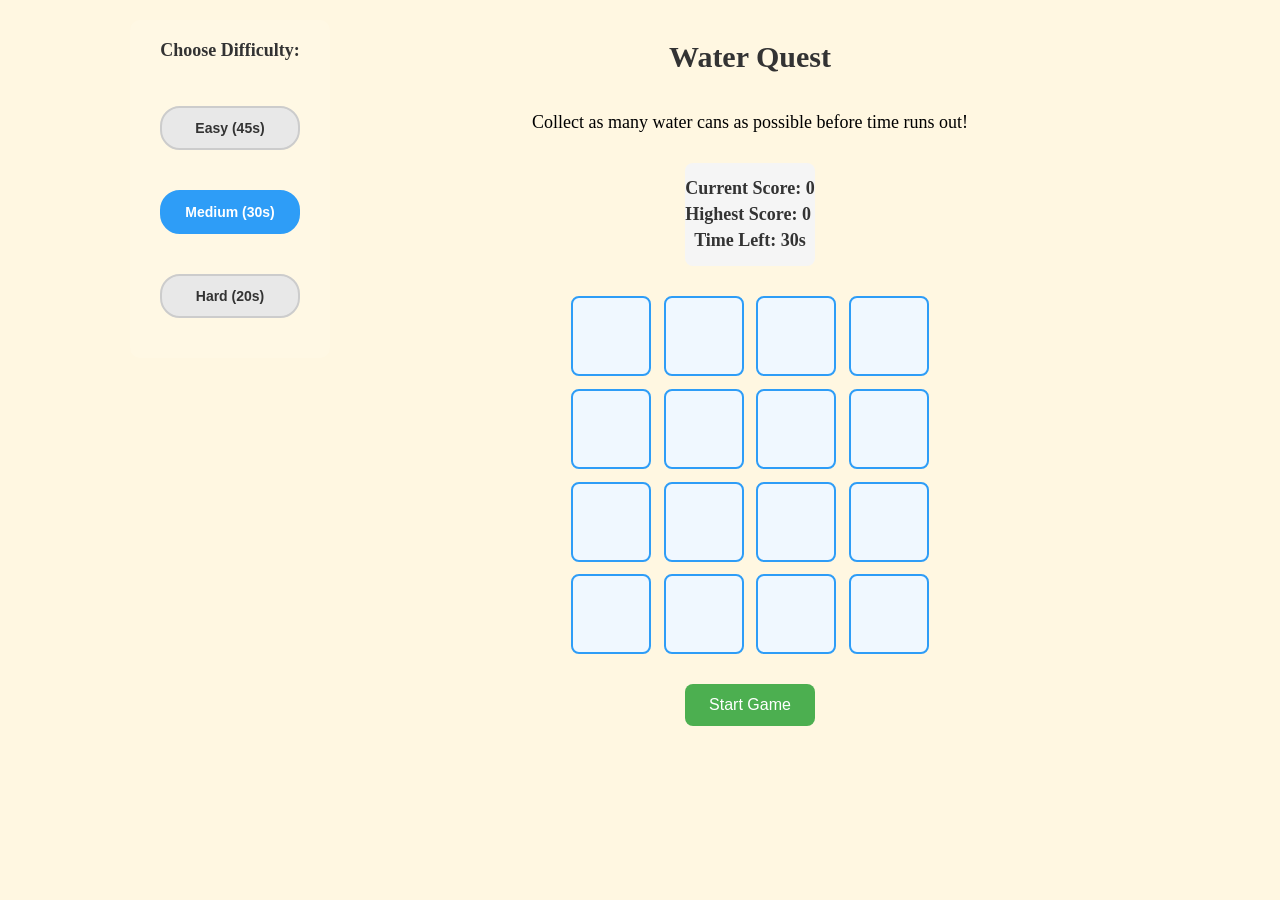
<file: 1Hydration-Hall-Collect/index.html>
<!DOCTYPE html>
<html>
<head>
  <meta charset="utf-8">
  <meta name="viewport" content="width=device-width">
  <title>Water Quest</title>
  <link href="style.css" rel="stylesheet" type="text/css" />
</head>
<body>
  <div class="container">
    <!-- Left Panel for Difficulty Selection -->
    <div class="left-panel">
      <div class="difficulty-selection">
        <h3>Choose Difficulty:</h3>
        <div class="difficulty-buttons">
          <button class="difficulty-btn" data-level="easy">Easy (45s)</button>
          <button class="difficulty-btn active" data-level="medium">Medium (30s)</button>
          <button class="difficulty-btn" data-level="hard">Hard (20s)</button>
        </div>
      </div>
    </div>
    
    <!-- Main Game Area -->
    <div class="game-area">
      <h1>Water Quest</h1>
      <p class="game-instructions">Collect as many water cans as possible before time runs out!</p>
      
      <div class="stats">
        <p>Current Score: <span id="current-score">0</span></p>
        <p>Highest Score: <span id="highest-score">0</span></p>
        <p>Time Left: <span id="time-left">30s</span></p>
      </div>
      <div class="game-grid">
        <!-- grid cells here -->
      </div>
      <button id="start-game" class="game-button">Start Game</button>
    </div>

    <!-- Achievements Section -->
    <div id="achievements" style="display: none;"></div>
  </div>
  <script src="script.js"></script>
  <script>
    function updateDisplay() {
      // Use the correct IDs from your HTML
      const currentScoreEl = document.getElementById('current-score');
      const highestScoreEl = document.getElementById('highest-score'); 
      const timerEl = document.getElementById('time-left');
      
      // Update elements if they exist
      if (currentScoreEl) currentScoreEl.textContent = currentCans;
      if (highestScoreEl) highestScoreEl.textContent = highestScore;
      if (timerEl) timerEl.textContent = timeLeft + 's';
      
      // Debug output
      console.log("Display update:", {
        currentCans,
        highestScore, 
        timeLeft,
        elementsFound: {
          current: !!currentScoreEl,
          highest: !!highestScoreEl,
          timer: !!timerEl
        }
      });
    }
  </script>
</body>
</html>
</file>
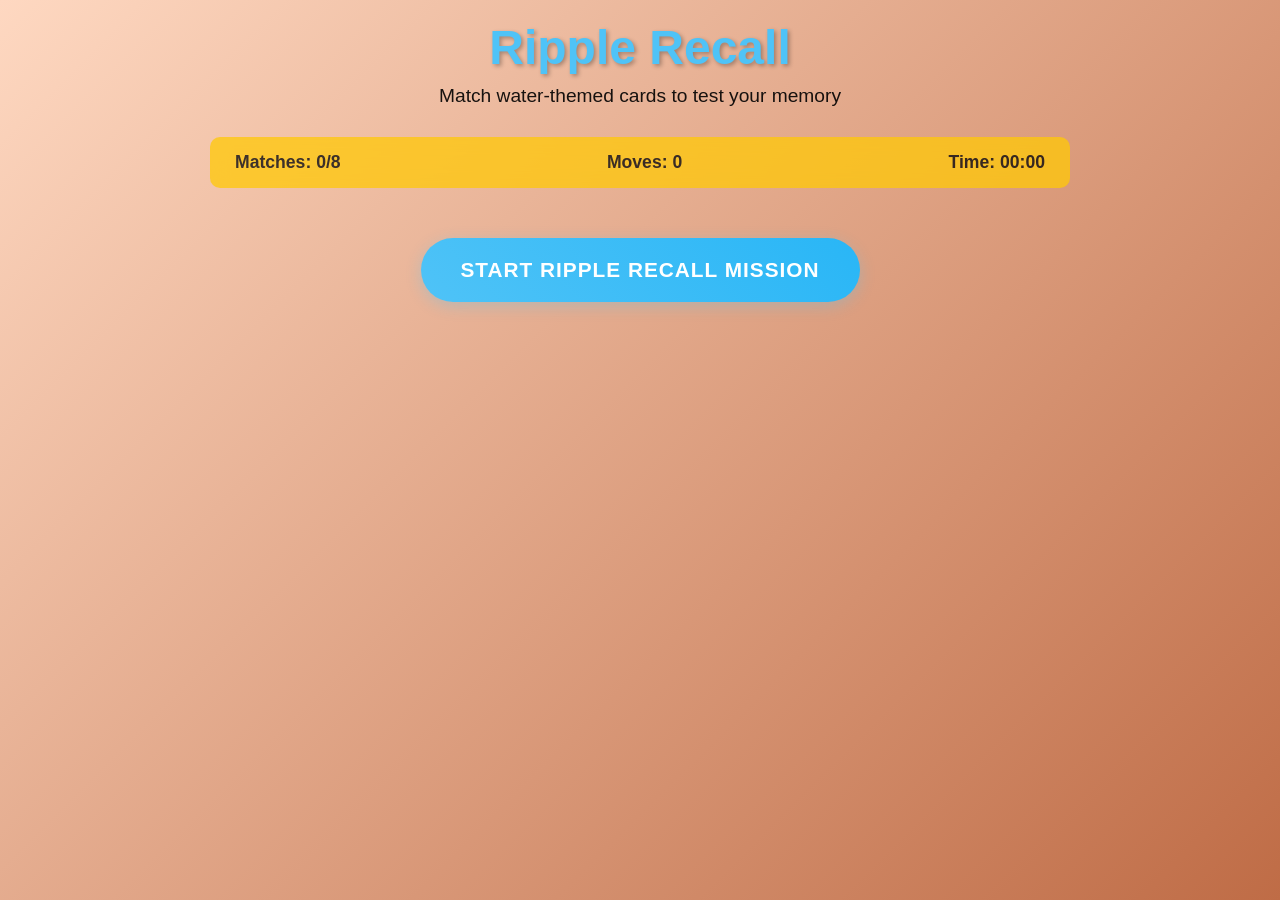
<file: 4Ripple-Recall-Memory/index.html>
<!DOCTYPE html>
<html lang="en" dir="ltr">

<head>
  <meta charset="utf-8">
  <meta name="viewport" content="width=device-width, initial-scale=1.0">
  <title>Ripple Recall - Memory Match</title>
  <link rel="stylesheet" href="styles.css">
  <link href="https://fonts.googleapis.com/css?family=Press+Start+2P" rel="stylesheet">
</head>

<body>
  <div class="container">
    <header>
      <h1>Ripple Recall</h1>
      <p>Match water-themed cards to test your memory</p>
    </header>

    <div id="game-screen" class="screen active">
      <div class="score-board">
        <div class="score">Matches: <span id="matches">0</span>/8</div>
        <div class="moves">Moves: <span id="moves">0</span></div>
        <div class="timer">Time: <span id="timer">00:00</span></div>
      </div>

      <div class="mission-button">
        <button id="start-mission" class="btn-mission">Start Ripple Recall Mission</button>
      </div>

      <div id="game-container" class="game-container hidden">
        <div id="memory-grid" class="memory-grid">
          <!-- Cards will be generated by JavaScript -->
        </div>
      </div>

      <div id="result-screen" class="result-screen hidden">
        <h2 id="result-title"></h2>
        <p id="result-message"></p>
        <div class="final-stats">
          <p>Final Time: <span id="final-time"></span></p>
          <p>Total Moves: <span id="final-moves"></span></p>
        </div>
        <button id="play-again" class="btn-play-again">Play Again</button>
      </div>
    </div>
  </div>

  <script src="app.js"></script>
</body>

</html>
</file>
<file: 1Hydration-Hall-Collect/style.css>
/* Charity: water Brand Colors & Fonts

Primary Colors:
- Yellow:     #FFC907
- Blue:       #2E9DF7

Secondary Colors:
- Light Blue: #8BD1CB
- Green:      #4FCB53
- Orange:     #FF902A
- Red:        #F5402C
- Dark Green: #159A48
- Pink:       #F16061

Fonts:
- Proxima Nova
- Avenir
*/

/* --- Base Styles --- */
html, body, .container {
  max-width: 100vw !important;
  overflow-x: hidden !important;
}

html, body {
  height: 100%;
  width: 100%;
  margin: 0;
  padding: 0;
  box-sizing: border-box;
}

body {
  min-height: 100vh;
  min-width: 100vw;
  height: 100vh;
  width: 100vw;
  display: flex;
  align-items: stretch;
  justify-content: stretch;
  background-color: #CBCCD1;
  overflow: hidden;
}

.container {
  flex: 1 1 auto;
  display: flex;
  flex-direction: row;
  align-items: flex-start;
  justify-content: center;
  background-color: #FFF7E1;
  min-height: 100vh;
  min-width: 100vw;
  height: 100vh;
  width: 100vw;
  margin: 0;
  padding: 20px;
  box-sizing: border-box;
  gap: 20px;
}

.left-panel {
  display: flex;
  flex-direction: column;
  align-items: center;
  justify-content: flex-start;
  min-width: 200px;
  max-width: 250px;
  padding: 20px;
  background-color: rgba(255, 255, 255, 0.1);
  border-radius: 10px;
  height: fit-content;
}

.game-area {
  flex: 1;
  display: flex;
  flex-direction: column;
  align-items: center;
  justify-content: center;
  max-width: 800px;
}

.game-grid {
  display: grid;
  grid-template-columns: repeat(4, 1fr);
  grid-template-rows: repeat(4, 1fr);
  gap: 1vw;
  max-width: 90vw;
  max-height: 90vh;
  min-width: 300px;
  min-height: 300px;
  margin: 0 auto;
  background: none;
}

* {
  box-sizing: border-box;
}

h1 {
  text-align: center;
  font-size: 30px;
  font-weight: bold;
  margin-bottom: 20px;
  color: #333;
}

h1 img {
  height: 50px;
  margin-right: 15px;
  display: block;
}

.game-instructions {
  font-size: 18px;
  margin-bottom: 30px;
  text-align: center;
}

.stats {
  display: grid;
  grid-template-columns: 1fr;
  grid-template-rows: auto auto auto;
  gap: 5px;
  margin-bottom: 30px;
  background-color: #f5f5f5;
  padding: 15px 0;
  border-radius: 8px;
}

.stats p {
  margin: 0;
  font-size: 18px;
  font-weight: bold;
  color: #333;
}

.stats p:nth-child(1) { grid-row: 1; }
.stats p:nth-child(2) { grid-row: 2; }
.stats p:nth-child(3) { grid-row: 3; justify-self: center; }

.grid-cell {
  background-color: #e8e8e8;
  border-radius: 8px;
  aspect-ratio: 1.5;
  display: flex;
  align-items: center;
  justify-content: center;
  cursor: pointer;
  transition: background-color 0.3s;
  position: relative;
  overflow: hidden;
  min-height: 70px;
  max-height: 80px;
  width: 80px;
  height: 80px;
  background: #f0f8ff;
  border: 2px solid #2E9DF7;
}

.item-wrapper {
  position: absolute;
  top: 50%;
  left: 50%;
  transform: translate(-50%, -50%);
  width: 50px;
  height: 50px;
}

.water-can {
  width: 100%;
  height: 100%;
  background-image: url('img/water-can.png');
  background-size: cover;
  background-repeat: no-repeat;
  background-position: center;
  cursor: pointer;
  border-radius: 50%;
  animation: popUp 0.5s cubic-bezier(0.17, 0.67, 0.34, 2);
  transform-origin: center;
}

.penalty-circle {
  width: 100%;
  height: 100%;
  background-color: #333;
  border-radius: 50%;
  cursor: pointer;
  display: flex;
  align-items: center;
  justify-content: center;
  color: #F5402C;
  font-size: 24px;
  font-weight: bold;
  animation: popUp 0.5s cubic-bezier(0.17, 0.67, 0.34, 2);
  transform-origin: center;
  border: 2px solid #F5402C;
}

.penalty-circle:hover {
  background-color: #555;
}

@keyframes popUp {
  0% { transform: scale(0.5); }
  100% { transform: scale(1); }
}

button {
  background-color: #4CAF50;
  color: white;
  border: none;
  padding: 12px 24px;
  font-size: 16px;
  border-radius: 8px;
  cursor: pointer;
  display: block;
  margin: 30px auto 0;
  transition: background-color 0.2s;
}

.difficulty-selection {
  margin-bottom: 20px;
  text-align: center;
  width: 100%;
}

.difficulty-selection h3 {
  margin: 0 0 15px 0;
  font-size: 18px;
  color: #333;
}

.difficulty-buttons {
  display: flex;
  flex-direction: column;
  gap: 10px;
  align-items: center;
}

.difficulty-btn {
  background-color: #e8e8e8;
  color: #333;
  border: 2px solid #ccc;
  padding: 12px 16px;
  font-size: 14px;
  border-radius: 20px;
  cursor: pointer;
  transition: all 0.3s;
  font-weight: bold;
  width: 140px;
  text-align: center;
}

.difficulty-btn:hover {
  background-color: #d0d0d0;
  border-color: #999;
}

.difficulty-btn.active {
  background-color: #2E9DF7;
  color: white;
  border-color: #2E9DF7;
}

.difficulty-btn.active:hover {
  background-color: #1a7acc;
  border-color: #1a7acc;
}

.difficulty-btn:disabled {
  opacity: 0.5;
  cursor: not-allowed;
}

/* --- Mobile Responsive Styles --- */
@media (max-width: 768px) {
  html, body, .container {
    height: auto !important;
    min-height: 0 !important;
    max-height: none !important;
  }
  body {
    overflow: auto !important;
    margin: 0 !important;
    padding: 0 !important;
  }
  .container {
    flex-direction: column !important;
    align-items: stretch !important;
    padding: 0 2vw 20px 2vw !important; /* Less bottom padding */
    gap: 0 !important;
    min-height: auto !important;
    height: auto !important;
    box-sizing: border-box !important;
    overflow: visible !important;
  }
  .left-panel {
    padding: 6px 0 0 0 !important;
    margin-bottom: 0 !important;
    width: 100% !important;
    min-width: 0 !important;
    max-width: none !important;
    background: none !important;
    border-radius: 0 !important;
  }
  .difficulty-buttons {
    flex-direction: row !important;
    gap: 6px !important;
    justify-content: center !important;
    align-items: center !important;
    width: 100% !important;
    margin-bottom: 6px !important;
  }
  .difficulty-btn {
    width: auto !important;
    min-width: 70px !important;
    padding: 6px 10px !important;
    font-size: 12px !important;
    border-radius: 16px !important;
  }
  h1 {
    margin: 6px 0 2px 0 !important;
    font-size: 17px !important;
  }
  .game-instructions {
    font-size: 12px !important;
    margin-bottom: 4px !important;
  }
  .stats {
    padding: 4px 0 !important;
    margin-bottom: 4px !important;
  }
  .stats p {
    font-size: 12px !important;
    margin: 1px 0 !important;
  }
  .game-area {
    margin-top: 0 !important;
    padding: 0 !important;
    align-items: center !important;
    width: 100% !important;
    justify-content: flex-start !important;
  }
  .game-grid {
    margin: 12px auto !important;
    width: 80vw !important;
    height: 80vw !important;
    min-width: 0 !important;
    min-height: 0 !important;
    max-width: 80vw !important;
    max-height: 80vw !important;
    gap: 3vw !important; /* More space between tiles */
  }
  .grid-cell {
    min-height: 0 !important;
    max-height: none !important;
    aspect-ratio: 1 / 1 !important;
  }
  .item-wrapper {
    width: 40px !important;
    height: 40px !important;
  }
  /* --- Start Button --- */
  button#start-game {
    position: sticky !important;
    bottom: 0 !important;
    left: 0 !important;
    right: 0 !important;
    margin: 16px auto 0 auto !important;
    width: 96vw !important;
    max-width: 340px !important;
    z-index: 99999 !important;
    padding: 16px 0 !important;
    font-size: 18px !important;
    font-weight: bold !important;
    border-radius: 24px !important;
    box-shadow: 0 4px 16px rgba(0,0,0,0.18) !important;
    display: block !important;
    opacity: 1 !important;
    visibility: visible !important;
    background: #4FCB53 !important;
    color: #fff !important;
    border: none !important;
  }
  button#start-game[style*="display: none"] {
    display: none !important;
    opacity: 0 !important;
    visibility: hidden !important;
  }
}

/* --- Small Screens --- */
@media (max-width: 480px) {
  .container {
    padding: 3px !important;
    gap: 1px !important;
    padding-bottom: 80px !important;
  }
  .left-panel {
    padding: 3px !important;
  }
  .difficulty-btn {
    width: 70px !important;
    padding: 3px 6px !important;
    font-size: 9px !important;
  }
  .game-grid {
    width: 60vw !important;
    height: 60vw !important;
    gap: 0.8vw !important;
  }
  .item-wrapper {
    width: 15px !important;
    height: 15px !important;
  }
  h1 {
    font-size: 16px !important;
    margin: 3px 0 2px 0 !important;
  }
  .game-instructions {
    font-size: 11px !important;
  }
  .stats p {
    font-size: 11px !important;
  }
  button#start-game {
    bottom: 16px !important;
    width: 90vw !important;
    padding: 12px 16px !important;
    font-size: 15px !important;
  }
}

/* --- Extra Small Screens --- */
@media (max-width: 360px) {
  .container {
    padding: 2px !important;
    padding-bottom: 75px !important;
  }
  .game-grid {
    width: 80vw !important;
    height: 80vw !important;
  }
  .item-wrapper {
    width: 12px !important;
    height: 12px !important;
  }
  h1 {
    font-size: 14px !important;
  }
  button#start-game {
    bottom: 5px !important;
    width: 95vw !important;
    padding: 10px 14px !important;
    font-size: 14px !important;
  }
}

/* Add this to your style.css file */
.game-result-popup {
  position: fixed !important;
  top: 0 !important;
  left: 0 !important;
  width: 100vw !important;
  height: 100vh !important;
  z-index: 10000 !important;
  pointer-events: auto !important;
}

/* Ensure game grid doesn't interfere */
.game-grid {
  position: relative;
  z-index: 1;
}

/* Popup button hover effects */
.game-result-popup button:hover {
  transform: translateY(-2px);
  box-shadow: 0 6px 15px rgba(0, 0, 0, 0.2);
}
</file>
<file: 4Ripple-Recall-Memory/styles.css>
* {
    margin: 0;
    padding: 0;
    box-sizing: border-box;
}

body {
    font-family: 'Arial', sans-serif;
    background: linear-gradient(135deg, #FED8C1 0%, #BF6C46 100%); /* Updated background color */
    min-height: 100vh;
    color: rgb(0, 0, 0);
}

#level-title {
  font-family: 'Press Start 2P', cursive;
  font-size: 3rem;
  margin:  5%;
  color: #FEF2BF;
}

.container {
    max-width: 900px;
    margin: 0 auto;
    padding: 20px;
   
}

.btn {
  margin: 25px;
  display: inline-block;
  height: 200px;
  width: 200px;
  border: 10px solid black;
  border-radius: 20%;
}

header {
    text-align: center;
    margin-bottom: 30px;
}

header h1 {
    font-size: 3rem;
    margin-bottom: 10px;
    text-shadow: 2px 2px 4px rgba(0,0,0,0.3);
    color: #4fc3f7;
}

header p {
    font-size: 1.2rem;
    opacity: 0.9;
}

.screen {
    display: none;
}

.screen.active {
    display: block;
}

.score-board {
    display: flex;
    justify-content: space-between;
    background: #FFC907;
    opacity: 75%;
    padding: 15px 25px;
    border-radius: 10px;
    margin-bottom: 30px;
    backdrop-filter: blur(10px);
    flex-wrap: wrap;
    gap: 15px;
}

.score, .moves, .timer {
    font-size: 1.1rem;
    font-weight: bold;
    text-align: center;
}

.mission-button {
    text-align: center;
    margin: 50px 0;
}

.btn-mission {
    background: linear-gradient(45deg, #4fc3f7, #29b6f6);
    color: white;
    border: none;
    padding: 20px 40px;
    font-size: 1.3rem;
    border-radius: 50px;
    cursor: pointer;
    transition: all 0.3s ease;
    box-shadow: 0 4px 15px rgba(79,195,247,0.3);
    text-transform: uppercase;
    font-weight: bold;
    letter-spacing: 1px;
}

.btn-mission:hover {
    transform: translateY(-2px);
    box-shadow: 0 6px 20px rgba(79,195,247,0.4);
    background: linear-gradient(45deg, #29b6f6, #4fc3f7);
}

.game-container {
    background: rgba(255,255,255,0.1);
    border-radius: 15px;
    padding: 30px;
    backdrop-filter: blur(10px);
}

.memory-grid {
    display: grid;
    grid-template-columns: repeat(4, 1fr);
    gap: 15px;
    max-width: 600px;
    margin: 0 auto;
}

.memory-card {
    aspect-ratio: 1;
    background: linear-gradient(45deg, #e3f2fd, #bbdefb);
    border: 3px solid rgba(255,255,255,0.3);
    border-radius: 15px;
    cursor: pointer;
    display: flex;
    align-items: center;
    justify-content: center;
    font-size: 2.5rem;
    transition: all 0.3s ease;
    perspective: 1000px;
    position: relative;
    min-height: 120px;
}

.memory-card:hover {
    transform: scale(1.05);
    box-shadow: 0 5px 15px rgba(0,0,0,0.2);
}

.memory-card.flipped {
    background: linear-gradient(45deg, #4fc3f7, #29b6f6);
    color: white;
    border-color: #4fc3f7;
}

.memory-card.matched {
    background: linear-gradient(45deg, #4caf50, #45a049);
    border-color: #4caf50;
    cursor: default;
    transform: scale(0.95);
}

.memory-card.disabled {
    cursor: not-allowed;
    opacity: 0.6;
}

.card-content {
    display: none;
}

.memory-card.flipped .card-content,
.memory-card.matched .card-content {
    display: block;
}

.result-screen {
    text-align: center;
    background: rgba(255,255,255,0.1);
    border-radius: 15px;
    padding: 40px;
    backdrop-filter: blur(10px);
}

.result-screen h2 {
    font-size: 2.5rem;
    margin-bottom: 20px;
    color: #4caf50;
}

.result-screen p {
    font-size: 1.2rem;
    margin-bottom: 20px;
    line-height: 1.6;
}

.final-stats {
    background: rgba(255,255,255,0.1);
    padding: 20px;
    border-radius: 10px;
    margin: 20px 0;
}

.final-stats p {
    font-size: 1.1rem;
    margin: 10px 0;
    font-weight: bold;
}

.btn-play-again {
    background: linear-gradient(45deg, #4fc3f7, #29b6f6);
    color: white;
    border: none;
    padding: 15px 35px;
    border-radius: 25px;
    cursor: pointer;
    font-size: 1.1rem;
    transition: all 0.3s ease;
}

.btn-play-again:hover {
    transform: translateY(-2px);
    box-shadow: 0 4px 15px rgba(79,195,247,0.3);
}

.hidden {
    display: none !important;
}

@media (max-width: 768px) {
    .container {
        padding: 15px;
    }
    
    header h1 {
        font-size: 2.5rem;
    }
    
    .score-board {
        justify-content: center;
        text-align: center;
    }
    
    .memory-grid {
        grid-template-columns: repeat(3, 1fr);
        gap: 10px;
    }
    
    .memory-card {
        font-size: 2rem;
        min-height: 100px;
    }
    
    .game-container {
        padding: 20px;
    }
}

@media (max-width: 600px) {
  .container {
    padding: 10px !important;
    margin: 10px auto !important;
    max-width: 98vw !important;
  }
  .game-grid {
    grid-template-columns: repeat(2, 1fr) !important;
    max-width: 180px !important;
    gap: 5px !important;
  }
  .grid-cell {
    min-height: 40px !important;
    max-height: 50px !important;
  }
  .item-wrapper {
    width: 30px !important;
    height: 30px !important;
  }
  .water-can, .penalty-circle {
    width: 100% !important;
    height: 100% !important;
  }
  button {
    font-size: 1rem !important;
    padding: 8px 12px !important;
  }
}

@media (max-width: 480px) {
    .memory-grid {
        grid-template-columns: repeat(2, 1fr);
    }
    
    .memory-card {
        font-size: 1.8rem;
        min-height: 80px;
    }
}
</file>
